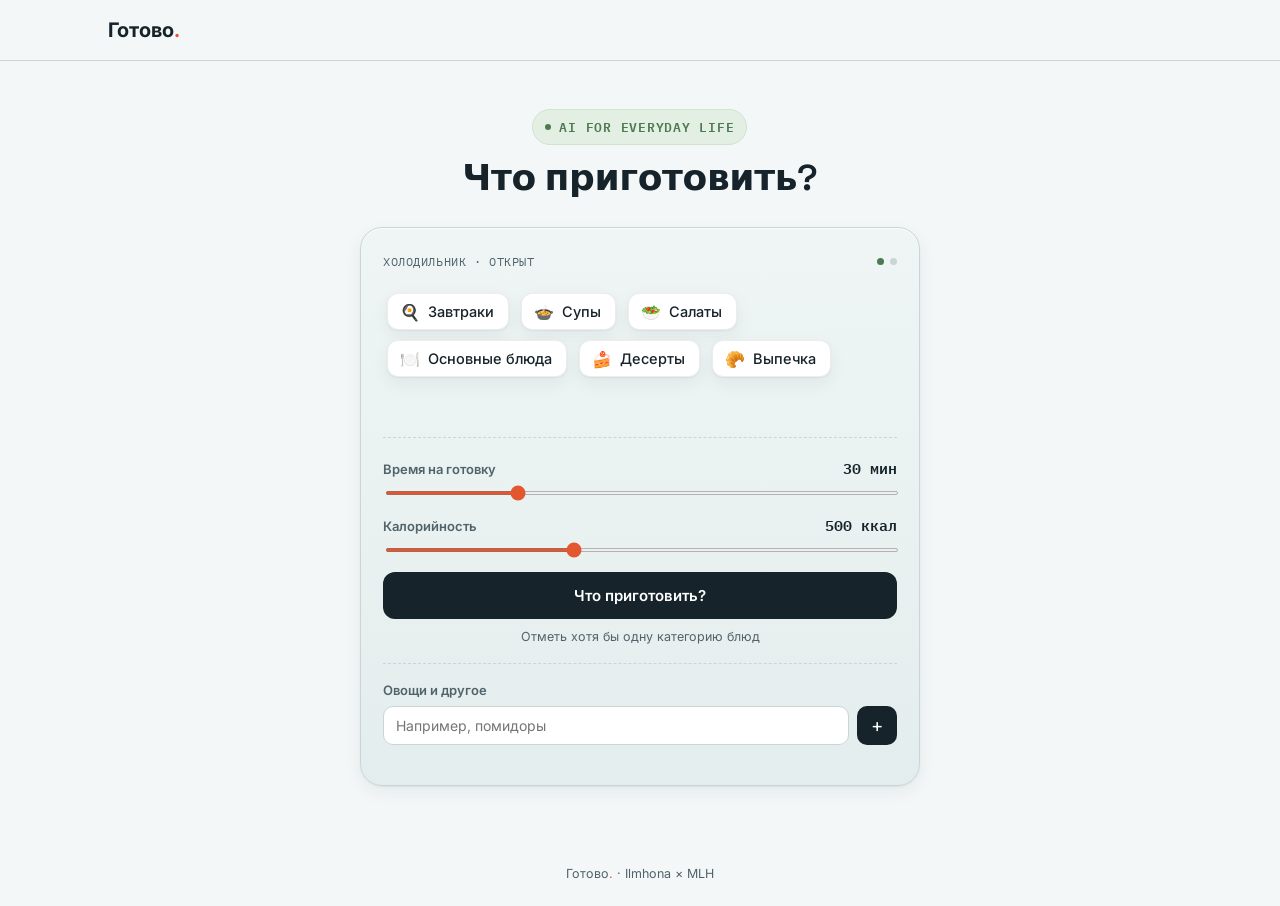
<file: templates/index.html>
<!DOCTYPE html>
<html lang="ru">
<head>
<meta charset="UTF-8">
<meta name="viewport" content="width=device-width, initial-scale=1.0">
<title>Готово. — что приготовить</title>
<link rel="preconnect" href="https://fonts.googleapis.com">
<link rel="preconnect" href="https://fonts.gstatic.com" crossorigin>
<link href="https://fonts.googleapis.com/css2?family=Space+Grotesk:wght@400;500;600;700&family=Inter:wght@400;500;600&family=IBM+Plex+Mono:wght@500;600&display=swap" rel="stylesheet">
<link rel="stylesheet" href="/static/css/style.css">
</head>
<body>

<nav class="nav">
  <div class="nav-inner">
    <div class="logo">Готово<span class="logo-dot">.</span></div>
  </div>
</nav>

<main class="app">
  <div class="app-head">
    <span class="eyebrow">AI for Everyday Life</span>
    <h1>Что приготовить?</h1>
  </div>

  <div class="fridge">
    <div class="fridge-bar">
      <span>холодильник · открыт</span>
      <span class="lights"><span></span><span></span></span>
    </div>
    <div class="magnets" id="magnets" role="group" aria-label="Категории блюд"></div>
    <div class="fridge-controls">
      <div class="control">
        <div class="row">
          <label for="timeRange">Время на готовку</label>
          <span id="timeVal" class="mono control-val">30 мин</span>
        </div>
        <input type="range" id="timeRange" min="10" max="90" step="5" value="30">
      </div>
      <div class="control">
        <div class="row">
          <label for="calRange">Калорийность</label>
          <span id="calVal" class="mono control-val">500 ккал</span>
        </div>
        <input type="range" id="calRange" min="100" max="1200" step="50" value="500">
      </div>
    </div>
    <button class="fridge-cta" id="goBtn">Что приготовить?</button>
    <div class="hint" id="hint">Отметь хотя бы одну категорию блюд</div>
    <div class="ing-add">
      <label for="ingInput">Овощи и другое</label>
      <div class="ing-row">
        <input type="text" id="ingInput" class="ing-input" placeholder="Например, помидоры">
        <button type="button" id="ingAddBtn" class="ing-add-btn" aria-label="Добавить">+</button>
      </div>
      <div class="ing-tags" id="ingTags"></div>
    </div>

    <div class="result" id="result">
      <div class="loading-dots" id="loadingDots"><span></span><span></span><span></span></div>

      <div class="result-field">
        <span class="result-label mono">Блюдо</span>
        <h4 id="resName"></h4>
      </div>

      <div class="result-meta">
        <div class="result-field">
          <span class="result-label mono">Время</span>
          <span id="resTime" class="control-val"></span>
        </div>
        <div class="result-field">
          <span class="result-label mono">Калорийность</span>
          <span id="resCal" class="control-val"></span>
        </div>
      </div>

      <div class="result-field">
        <span class="result-label mono">Ингредиенты</span>
        <ul id="resIngredients" class="result-list"></ul>
      </div>

      <div class="result-field">
        <span class="result-label mono">Шаги</span>
        <ol id="resSteps" class="result-list"></ol>
      </div>
    </div>
  </div>
</main>

<footer>
  <p>Готово<span style="color:var(--red)">.</span> · Ilmhona × MLH</p>
</footer>

<script src="/static/js/index.js"></script>
</body>
</html>
</file>
<file: static/css/style.css>
:root{
  --bg:#F3F7F7;
  --bg-panel:#E4EDED;
  --panel-line:#C9D6D6;
  --ink:#16232A;
  --ink-soft:#51636A;
  --white:#FFFFFF;
  --red:#E4572E;
  --red-dark:#C6431E;
  --green:#4C7A51;
  --shadow-soft: 0 1px 2px rgba(22,35,42,.06), 0 6px 18px rgba(22,35,42,.06);
  --shadow-lift: 0 4px 10px rgba(22,35,42,.10), 0 14px 30px rgba(22,35,42,.10);
  --radius-lg: 22px;
  --radius-md: 14px;
}

*{box-sizing:border-box;}
body{
  margin:0; min-height:100vh;
  display:flex; flex-direction:column;
  background:var(--bg);
  color:var(--ink);
  font-family:'Inter',system-ui,sans-serif;
  -webkit-font-smoothing:antialiased;
}
h1{
  font-family:'Space Grotesk',system-ui,sans-serif;
  font-weight:600; letter-spacing:-0.01em; margin:0;
}
.mono{ font-family:'IBM Plex Mono',monospace; }
p{ color:var(--ink-soft); line-height:1.6; margin:0; }
button{ font-family:inherit; }

:focus-visible{ outline: 2.5px solid var(--red); outline-offset: 3px; }

/* ---------- NAV ---------- */
.nav{
  border-bottom:1px solid var(--panel-line);
}
.nav-inner{
  padding:18px 28px;
  max-width:1120px; margin:0 auto;
}
.logo{ font-size:20px; font-weight:700; }
.logo-dot{ color:var(--red); }

/* ---------- APP SHELL ---------- */
.app{
  flex:1; width:100%;
  display:flex; flex-direction:column; align-items:center; justify-content:center;
  padding:48px 24px 60px;
}
.app-head{ text-align:center; margin-bottom:26px; }
.app-head h1{ font-size:clamp(26px,4vw,36px); margin-top:10px; }
.eyebrow{
  display:inline-flex; align-items:center; gap:8px;
  font-family:'IBM Plex Mono',monospace;
  font-size:12.5px; font-weight:600; letter-spacing:.06em; text-transform:uppercase;
  color:var(--green); background:#E4EFE4; border:1px solid #CFE3CF;
  padding:6px 12px; border-radius:100px;
}
.eyebrow::before{ content:''; width:6px; height:6px; border-radius:50%; background:var(--green); }

/* ---------- FRIDGE DOOR ---------- */
.fridge{
  width:100%; max-width:560px;
  position:relative;
  background:linear-gradient(180deg,#EFF5F5 0%, var(--bg-panel) 100%);
  border:1px solid var(--panel-line);
  border-radius:var(--radius-lg);
  padding:26px 22px 30px;
  box-shadow:inset 0 1px 0 rgba(255,255,255,.7), var(--shadow-soft);
}
.fridge-bar{
  display:flex; justify-content:space-between; align-items:center;
  font-family:'IBM Plex Mono',monospace; font-size:11.5px; color:var(--ink-soft);
  margin-bottom:18px; text-transform:uppercase; letter-spacing:.05em;
}
.fridge-bar .lights{ display:flex; gap:6px; }
.fridge-bar .lights span{ width:7px; height:7px; border-radius:50%; background:#C9D6D6; display:inline-block; }
.fridge-bar .lights span:first-child{ background:var(--green); }

.magnets{
  position:relative;
  min-height:130px;
  display:flex; flex-wrap:wrap; gap:10px 12px; align-content:flex-start;
  padding:6px 4px 4px;
}
.magnet{
  background:var(--white);
  border:1px solid rgba(22,35,42,.08);
  border-radius:11px;
  padding:9px 14px 9px 12px;
  font-size:14.5px; font-weight:500;
  display:inline-flex; align-items:center; gap:8px;
  cursor:pointer; user-select:none; position:relative;
  box-shadow:var(--shadow-soft);
  transition:transform .15s ease, box-shadow .15s ease, background .15s ease, border-color .15s ease;
  animation: drop .5s cubic-bezier(.2,.9,.3,1.2) both;
}
.magnet:hover{ transform:translateY(-3px) rotate(0deg) !important; box-shadow:var(--shadow-lift); }
.magnet.on{ background:var(--ink); color:var(--white); border-color:var(--ink); }
.magnet .ico{ font-size:16px; line-height:1; }
.magnet-input{
  position:absolute; width:1px; height:1px; padding:0; margin:-1px;
  overflow:hidden; clip:rect(0,0,0,0); white-space:nowrap; border:0;
}
.magnet:focus-within{ outline:2.5px solid var(--red); outline-offset:3px; }

@keyframes drop{
  from{ opacity:0; transform:translateY(-14px) scale(.9); }
  to{ opacity:1; transform:translateY(0) scale(1); }
}
@media (prefers-reduced-motion: reduce){ .magnet{ animation:none; } }

.fridge-controls{
  margin-top:20px; padding-top:18px; border-top:1px dashed var(--panel-line);
  display:flex; flex-direction:column; gap:16px;
}
.control{ display:flex; flex-direction:column; gap:8px; }
.fridge-controls .row{ display:flex; justify-content:space-between; align-items:baseline; }
.fridge-controls label{ font-size:13px; font-weight:600; color:var(--ink-soft); }
.control-val{ font-family:'IBM Plex Mono',monospace; font-size:15px; color:var(--ink); font-weight:600; }
input[type="range"]{ width:100%; accent-color:var(--red); height:4px; cursor:pointer; }

.fridge-cta{
  margin-top:18px; width:100%;
  background:var(--ink); color:var(--white); border:none;
  padding:14px; border-radius:12px; font-size:15px; font-weight:600; cursor:pointer;
  transition:background .15s ease, transform .15s ease;
}
.fridge-cta:hover{ background:var(--red); transform:translateY(-1px); }

.hint{ font-size:12.5px; color:var(--ink-soft); margin-top:10px; text-align:center; min-height:16px; }

/* ---------- INGREDIENT ADD ---------- */
.ing-add{ margin-top:18px; padding-top:18px; border-top:1px dashed var(--panel-line); }
.ing-add > label{ font-size:13px; font-weight:600; color:var(--ink-soft); display:block; margin-bottom:8px; }
.ing-row{ display:flex; gap:8px; }
.ing-input{
  flex:1; border:1px solid var(--panel-line); border-radius:10px;
  padding:10px 12px; font-family:inherit; font-size:14px; background:var(--white); color:var(--ink);
}
.ing-add-btn{
  width:40px; border:none; border-radius:10px; background:var(--ink); color:var(--white);
  font-size:19px; line-height:1; cursor:pointer; transition:background .15s ease;
}
.ing-add-btn:hover{ background:var(--red); }
.ing-tags{ display:flex; flex-wrap:wrap; gap:8px; margin-top:10px; }
.ing-tag{
  display:inline-flex; align-items:center; gap:6px;
  background:var(--bg-panel); border:1px solid var(--panel-line); color:var(--ink);
  font-size:13px; padding:5px 6px 5px 12px; border-radius:100px;
}
.ing-tag button{
  border:none; background:none; color:var(--ink-soft); cursor:pointer;
  width:18px; height:18px; border-radius:50%; font-size:13px; line-height:1;
}
.ing-tag button:hover{ background:var(--panel-line); color:var(--ink); }

/* ---------- RESULT (Gemini API output goes here) ---------- */
.result{
  margin-top:18px; display:none;
  background:var(--white); border:1px solid var(--panel-line);
  border-radius:var(--radius-md); padding:16px 18px;
  font-size:14px; line-height:1.6; color:var(--ink);
  animation: rise .3s ease both;
}
.result.show{ display:block; }
@keyframes rise{ from{ opacity:0; transform:translateY(6px);} to{ opacity:1; transform:translateY(0);} }
.loading-dots{ display:flex; gap:6px; padding:4px 0; }
.loading-dots span{
  width:7px; height:7px; border-radius:50%; background:var(--panel-line);
  animation: blink 1.1s infinite ease-in-out;
}
.loading-dots span:nth-child(2){ animation-delay:.15s; }
.loading-dots span:nth-child(3){ animation-delay:.3s; }
@keyframes blink{ 0%,80%,100%{ opacity:.3; } 40%{ opacity:1; background:var(--red); } }

.result-field{ margin-bottom:14px; }
.result-field:last-child{ margin-bottom:0; }
.result-label{
  display:block; font-size:11px; font-weight:600; letter-spacing:.05em; text-transform:uppercase;
  color:var(--ink-soft); margin-bottom:6px;
}
.result-field h4{ font-family:'Space Grotesk',sans-serif; font-size:17px; margin:0; }
.result-meta{ display:flex; gap:22px; }
.result-list{ margin:0; padding-left:18px; }
.result-list li{ margin-bottom:4px; }

/* ---------- FOOTER ---------- */
footer{ padding:18px 28px 22px; text-align:center; }
footer p{ font-size:12.5px; }
</file>
